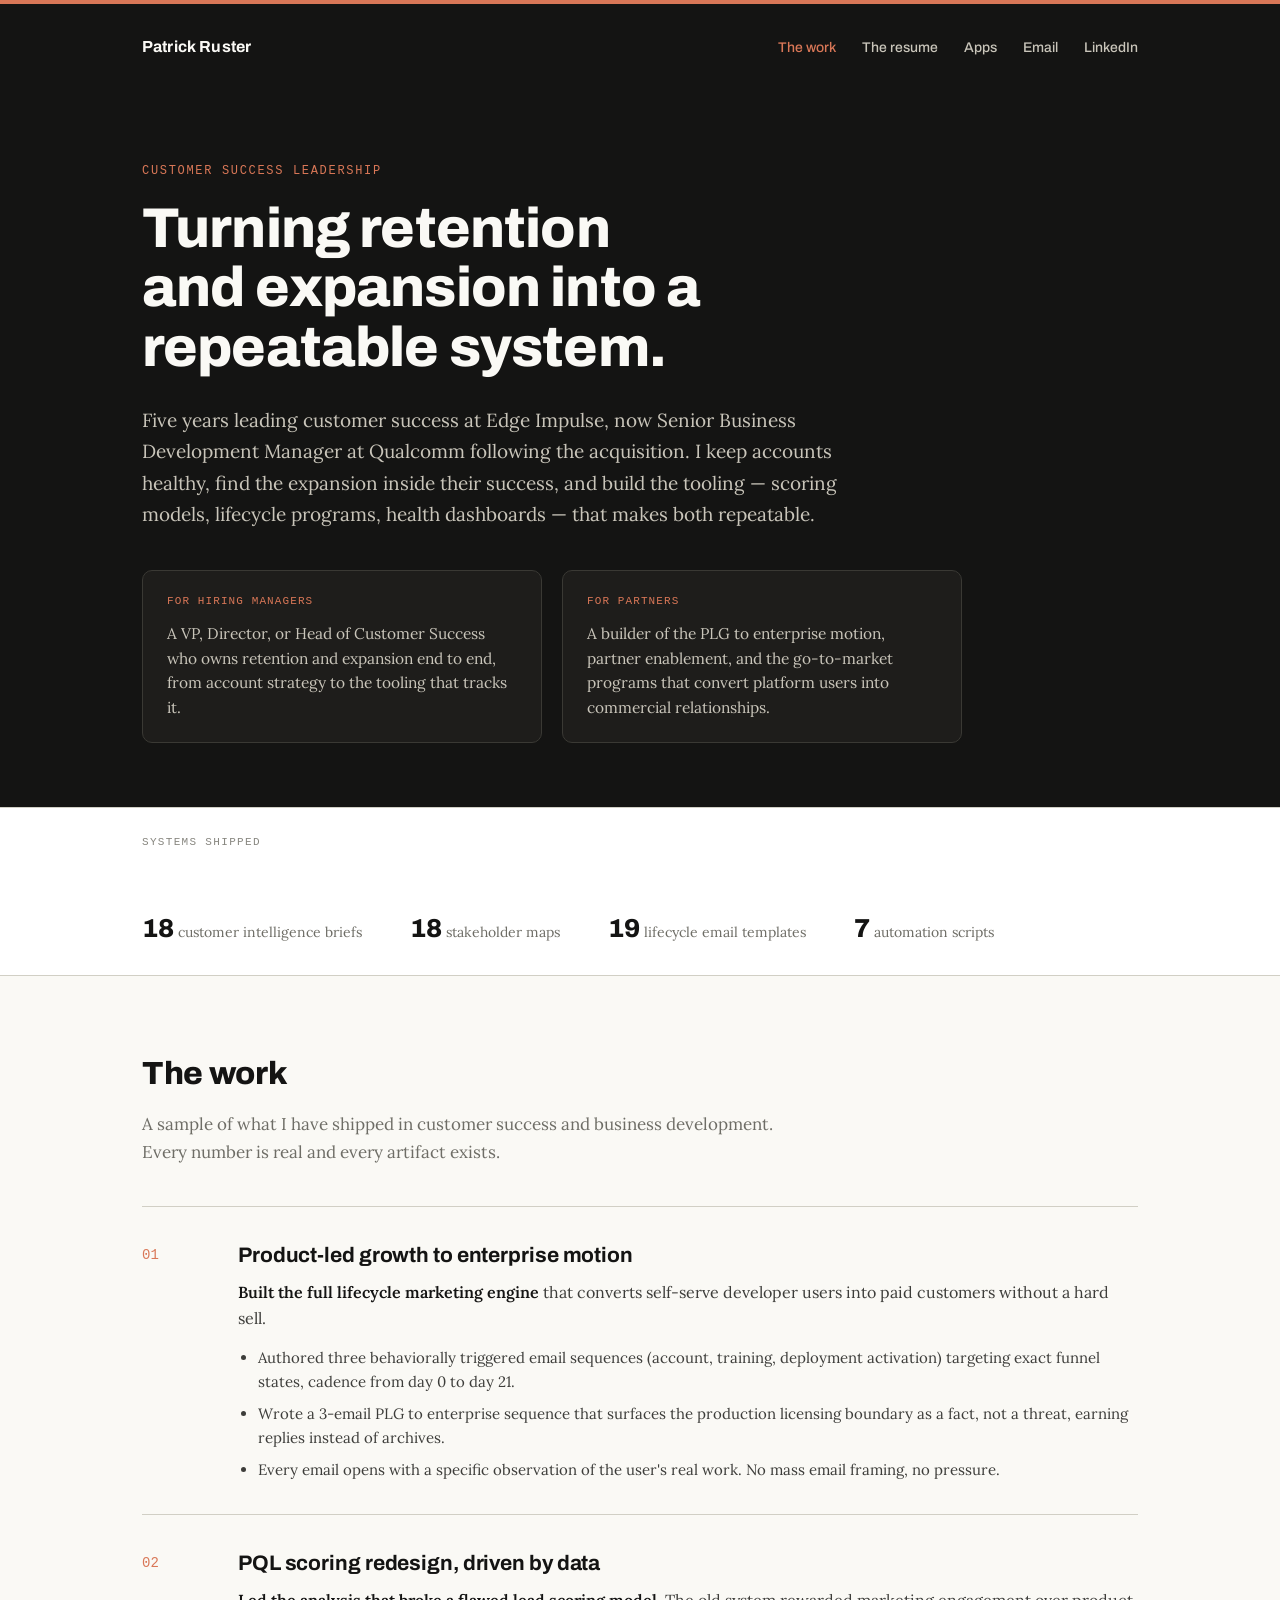
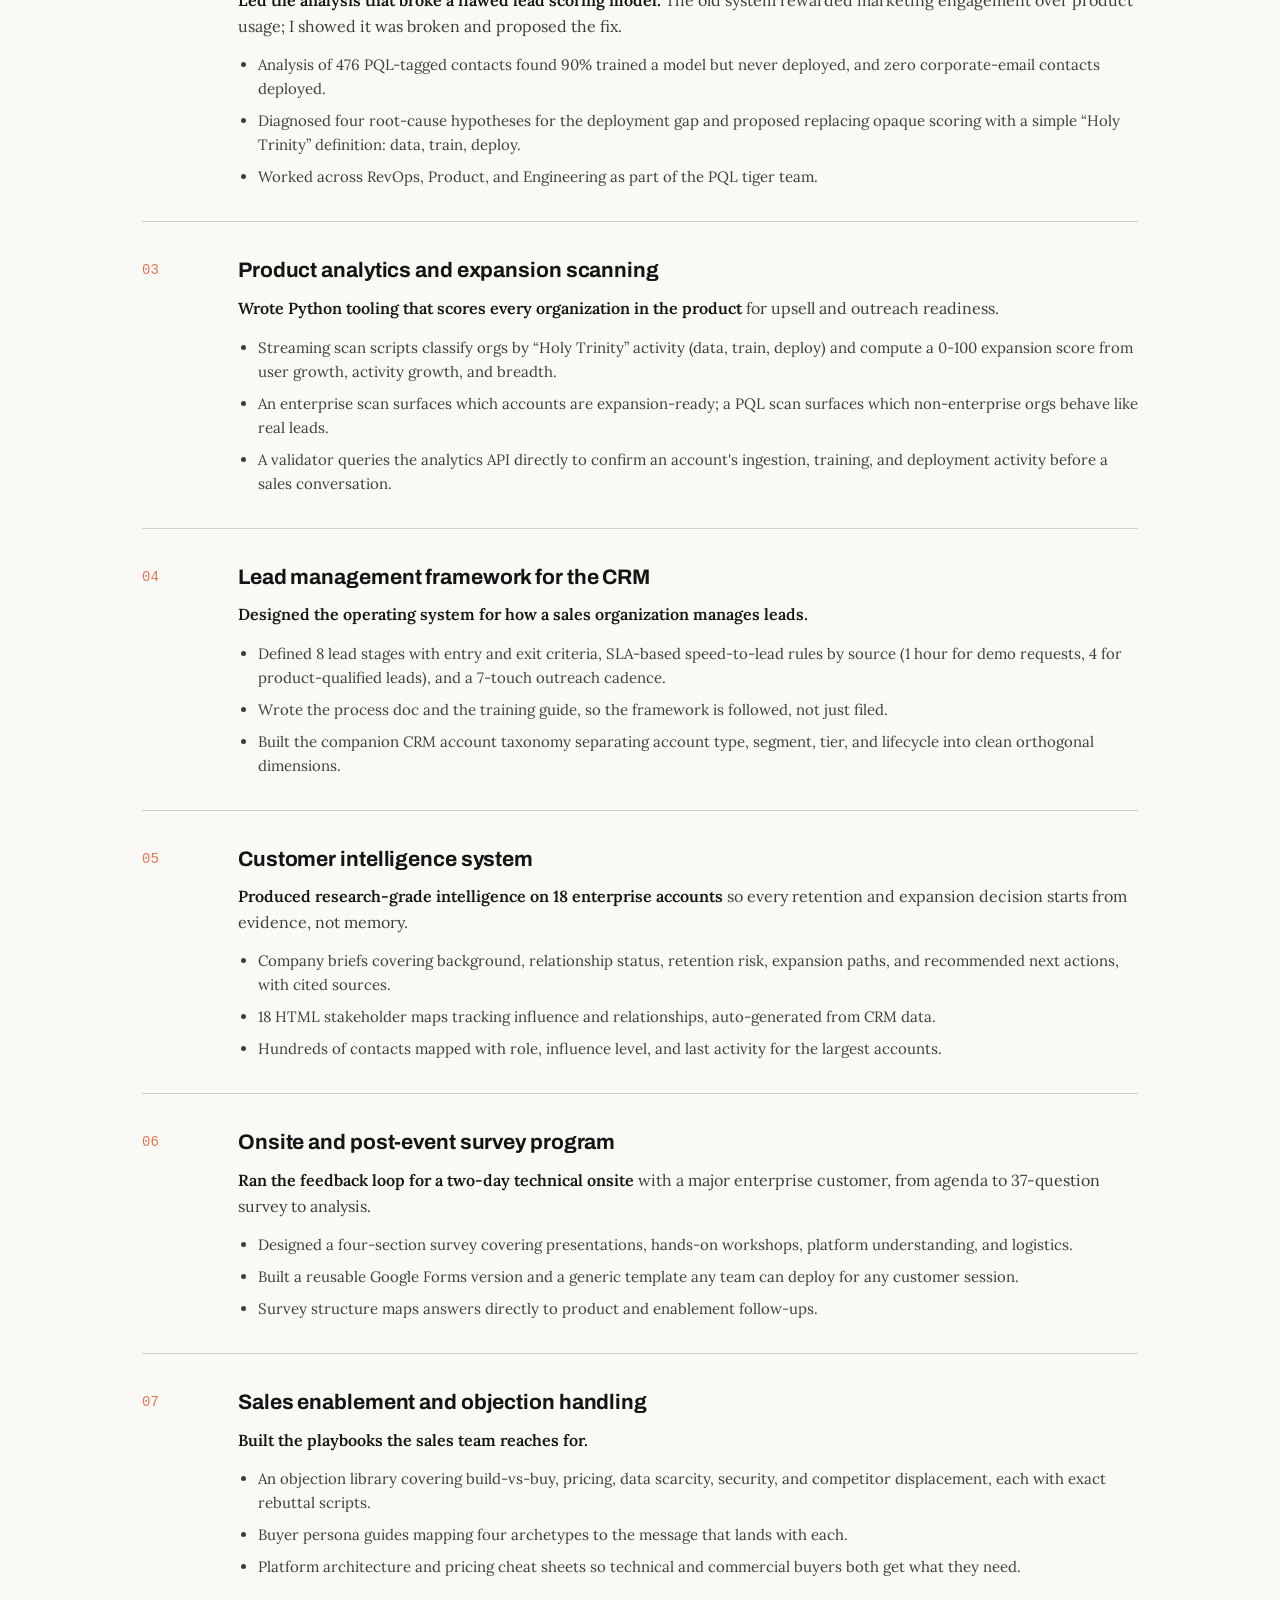
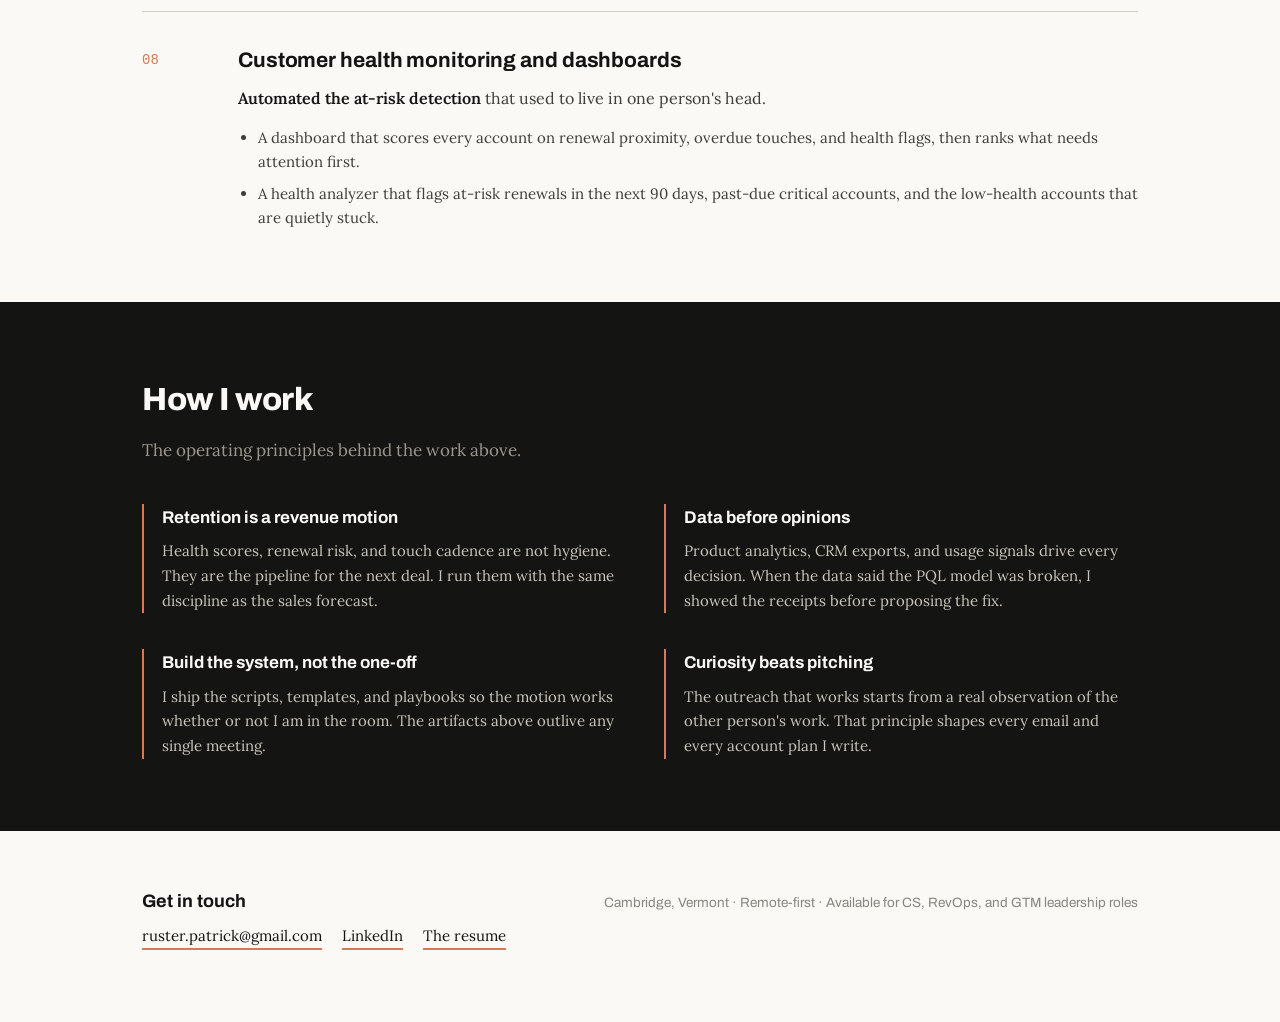
<file: index.html>
<!DOCTYPE html>
<html lang="en">
<head>
<meta charset="UTF-8">
<meta name="viewport" content="width=device-width, initial-scale=1.0">
<title>Patrick Ruster | Customer Success &amp; Business Development</title>
<meta name="description" content="Patrick Ruster: customer success and business development leader. Retention, expansion, and product-led growth for Edge Impulse (Qualcomm).">
<link rel="preconnect" href="https://fonts.googleapis.com">
<link rel="preconnect" href="https://fonts.gstatic.com" crossorigin>
<link href="https://fonts.googleapis.com/css2?family=Archivo:wght@500;600;700;800&family=Lora:ital,wght@0,400;0,500;0,600;1,400&display=swap" rel="stylesheet">
<link rel="stylesheet" href="site.css">
<meta name="theme-color" content="#141413">
<link rel="icon" href="data:image/svg+xml,%3Csvg xmlns='http://www.w3.org/2000/svg' viewBox='0 0 64 64'%3E%3Crect width='64' height='64' rx='14' fill='%23D97757'/%3E%3Ctext x='32' y='44' font-family='Archivo,Helvetica,sans-serif' font-size='34' font-weight='800' fill='%23FAF9F5' text-anchor='middle'%3EP%3C/text%3E%3C/svg%3E">
</head>
<body class="home">
<div class="dark">
<div class="page">

  <nav class="nav">
    <span class="name">Patrick Ruster</span>
    <ul>
      <li><a href="#work" class="active">The work</a></li>
      <li><a href="resume.html">The resume</a></li>
      <li><a href="apps.html">Apps</a></li>
      <li><a href="mailto:ruster.patrick@gmail.com">Email</a></li>
      <li><a href="https://linkedin.com/in/pruster" target="_blank" rel="noopener">LinkedIn</a></li>
    </ul>
  </nav>

  <header class="hero">
    <div class="eyebrow">Customer success leadership</div>
    <h1>Turning retention and expansion into a repeatable system.</h1>
    <p class="deck">Five years leading customer success at Edge Impulse, now Senior Business Development Manager at Qualcomm following the acquisition. I keep accounts healthy, find the expansion inside their success, and build the tooling &mdash; scoring models, lifecycle programs, health dashboards &mdash; that makes both repeatable.</p>
    <div class="audience">
      <div class="aud">
        <div class="tag">For hiring managers</div>
        <p>A VP, Director, or Head of Customer Success who owns retention and expansion end to end, from account strategy to the tooling that tracks it.</p>
      </div>
      <div class="aud">
        <div class="tag">For partners</div>
        <p>A builder of the PLG to enterprise motion, partner enablement, and the go-to-market programs that convert platform users into commercial relationships.</p>
      </div>
    </div>
  </header>
</div>
</div>

<div class="stats">
  <div class="stats-inner">
    <div class="stats-label">Systems shipped</div>
    <div class="stats-row">
      <div><span class="num">18</span> <span class="lbl">customer intelligence briefs</span></div>
      <div><span class="num">18</span> <span class="lbl">stakeholder maps</span></div>
      <div><span class="num">19</span> <span class="lbl">lifecycle email templates</span></div>
      <div><span class="num">7</span> <span class="lbl">automation scripts</span></div>
    </div>
  </div>
</div>

<div class="page">
  <section class="block" id="work">
    <h2>The work</h2>
    <p class="lede">A sample of what I have shipped in customer success and business development. Every number is real and every artifact exists.</p>

    <div class="work">

      <div class="wentry">
        <div class="idx">01</div>
        <div>
          <h3>Product-led growth to enterprise motion</h3>
          <p class="outcome"><strong>Built the full lifecycle marketing engine</strong> that converts self-serve developer users into paid customers without a hard sell.</p>
          <ul>
            <li>Authored three behaviorally triggered email sequences (account, training, deployment activation) targeting exact funnel states, cadence from day 0 to day 21.</li>
            <li>Wrote a 3-email PLG to enterprise sequence that surfaces the production licensing boundary as a fact, not a threat, earning replies instead of archives.</li>
            <li>Every email opens with a specific observation of the user's real work. No mass email framing, no pressure.</li>
          </ul>
        </div>
      </div>

      <div class="wentry">
        <div class="idx">02</div>
        <div>
          <h3>PQL scoring redesign, driven by data</h3>
          <p class="outcome"><strong>Led the analysis that broke a flawed lead scoring model.</strong> The old system rewarded marketing engagement over product usage; I showed it was broken and proposed the fix.</p>
          <ul>
            <li>Analysis of 476 PQL-tagged contacts found 90% trained a model but never deployed, and zero corporate-email contacts deployed.</li>
            <li>Diagnosed four root-cause hypotheses for the deployment gap and proposed replacing opaque scoring with a simple &ldquo;Holy Trinity&rdquo; definition: data, train, deploy.</li>
            <li>Worked across RevOps, Product, and Engineering as part of the PQL tiger team.</li>
          </ul>
        </div>
      </div>

      <div class="wentry">
        <div class="idx">03</div>
        <div>
          <h3>Product analytics and expansion scanning</h3>
          <p class="outcome"><strong>Wrote Python tooling that scores every organization in the product</strong> for upsell and outreach readiness.</p>
          <ul>
            <li>Streaming scan scripts classify orgs by &ldquo;Holy Trinity&rdquo; activity (data, train, deploy) and compute a 0-100 expansion score from user growth, activity growth, and breadth.</li>
            <li>An enterprise scan surfaces which accounts are expansion-ready; a PQL scan surfaces which non-enterprise orgs behave like real leads.</li>
            <li>A validator queries the analytics API directly to confirm an account's ingestion, training, and deployment activity before a sales conversation.</li>
          </ul>
        </div>
      </div>

      <div class="wentry">
        <div class="idx">04</div>
        <div>
          <h3>Lead management framework for the CRM</h3>
          <p class="outcome"><strong>Designed the operating system for how a sales organization manages leads.</strong></p>
          <ul>
            <li>Defined 8 lead stages with entry and exit criteria, SLA-based speed-to-lead rules by source (1 hour for demo requests, 4 for product-qualified leads), and a 7-touch outreach cadence.</li>
            <li>Wrote the process doc and the training guide, so the framework is followed, not just filed.</li>
            <li>Built the companion CRM account taxonomy separating account type, segment, tier, and lifecycle into clean orthogonal dimensions.</li>
          </ul>
        </div>
      </div>

      <div class="wentry">
        <div class="idx">05</div>
        <div>
          <h3>Customer intelligence system</h3>
          <p class="outcome"><strong>Produced research-grade intelligence on 18 enterprise accounts</strong> so every retention and expansion decision starts from evidence, not memory.</p>
          <ul>
            <li>Company briefs covering background, relationship status, retention risk, expansion paths, and recommended next actions, with cited sources.</li>
            <li>18 HTML stakeholder maps tracking influence and relationships, auto-generated from CRM data.</li>
            <li>Hundreds of contacts mapped with role, influence level, and last activity for the largest accounts.</li>
          </ul>
        </div>
      </div>

      <div class="wentry">
        <div class="idx">06</div>
        <div>
          <h3>Onsite and post-event survey program</h3>
          <p class="outcome"><strong>Ran the feedback loop for a two-day technical onsite</strong> with a major enterprise customer, from agenda to 37-question survey to analysis.</p>
          <ul>
            <li>Designed a four-section survey covering presentations, hands-on workshops, platform understanding, and logistics.</li>
            <li>Built a reusable Google Forms version and a generic template any team can deploy for any customer session.</li>
            <li>Survey structure maps answers directly to product and enablement follow-ups.</li>
          </ul>
        </div>
      </div>

      <div class="wentry">
        <div class="idx">07</div>
        <div>
          <h3>Sales enablement and objection handling</h3>
          <p class="outcome"><strong>Built the playbooks the sales team reaches for.</strong></p>
          <ul>
            <li>An objection library covering build-vs-buy, pricing, data scarcity, security, and competitor displacement, each with exact rebuttal scripts.</li>
            <li>Buyer persona guides mapping four archetypes to the message that lands with each.</li>
            <li>Platform architecture and pricing cheat sheets so technical and commercial buyers both get what they need.</li>
          </ul>
        </div>
      </div>

      <div class="wentry">
        <div class="idx">08</div>
        <div>
          <h3>Customer health monitoring and dashboards</h3>
          <p class="outcome"><strong>Automated the at-risk detection</strong> that used to live in one person's head.</p>
          <ul>
            <li>A dashboard that scores every account on renewal proximity, overdue touches, and health flags, then ranks what needs attention first.</li>
            <li>A health analyzer that flags at-risk renewals in the next 90 days, past-due critical accounts, and the low-health accounts that are quietly stuck.</li>
          </ul>
        </div>
      </div>

    </div>
  </section>
</div>

<div class="dark">
  <div class="inner">
    <h2>How I work</h2>
    <p class="lede">The operating principles behind the work above.</p>
    <div class="approach">
      <div class="principle">
        <h3>Retention is a revenue motion</h3>
        <p>Health scores, renewal risk, and touch cadence are not hygiene. They are the pipeline for the next deal. I run them with the same discipline as the sales forecast.</p>
      </div>
      <div class="principle">
        <h3>Data before opinions</h3>
        <p>Product analytics, CRM exports, and usage signals drive every decision. When the data said the PQL model was broken, I showed the receipts before proposing the fix.</p>
      </div>
      <div class="principle">
        <h3>Build the system, not the one-off</h3>
        <p>I ship the scripts, templates, and playbooks so the motion works whether or not I am in the room. The artifacts above outlive any single meeting.</p>
      </div>
      <div class="principle">
        <h3>Curiosity beats pitching</h3>
        <p>The outreach that works starts from a real observation of the other person's work. That principle shapes every email and every account plan I write.</p>
      </div>
    </div>
  </div>
</div>

<div class="page">
  <footer>
    <div>
      <div class="heading">Get in touch</div>
      <div class="links">
        <a href="mailto:ruster.patrick@gmail.com">ruster.patrick@gmail.com</a>
        <a href="https://linkedin.com/in/pruster" target="_blank" rel="noopener">LinkedIn</a>
        <a href="resume.html">The resume</a>
      </div>
    </div>
    <div class="meta">Cambridge, Vermont &middot; Remote-first &middot; Available for CS, RevOps, and GTM leadership roles</div>
  </footer>
</div>
</body>
</html>
</file>
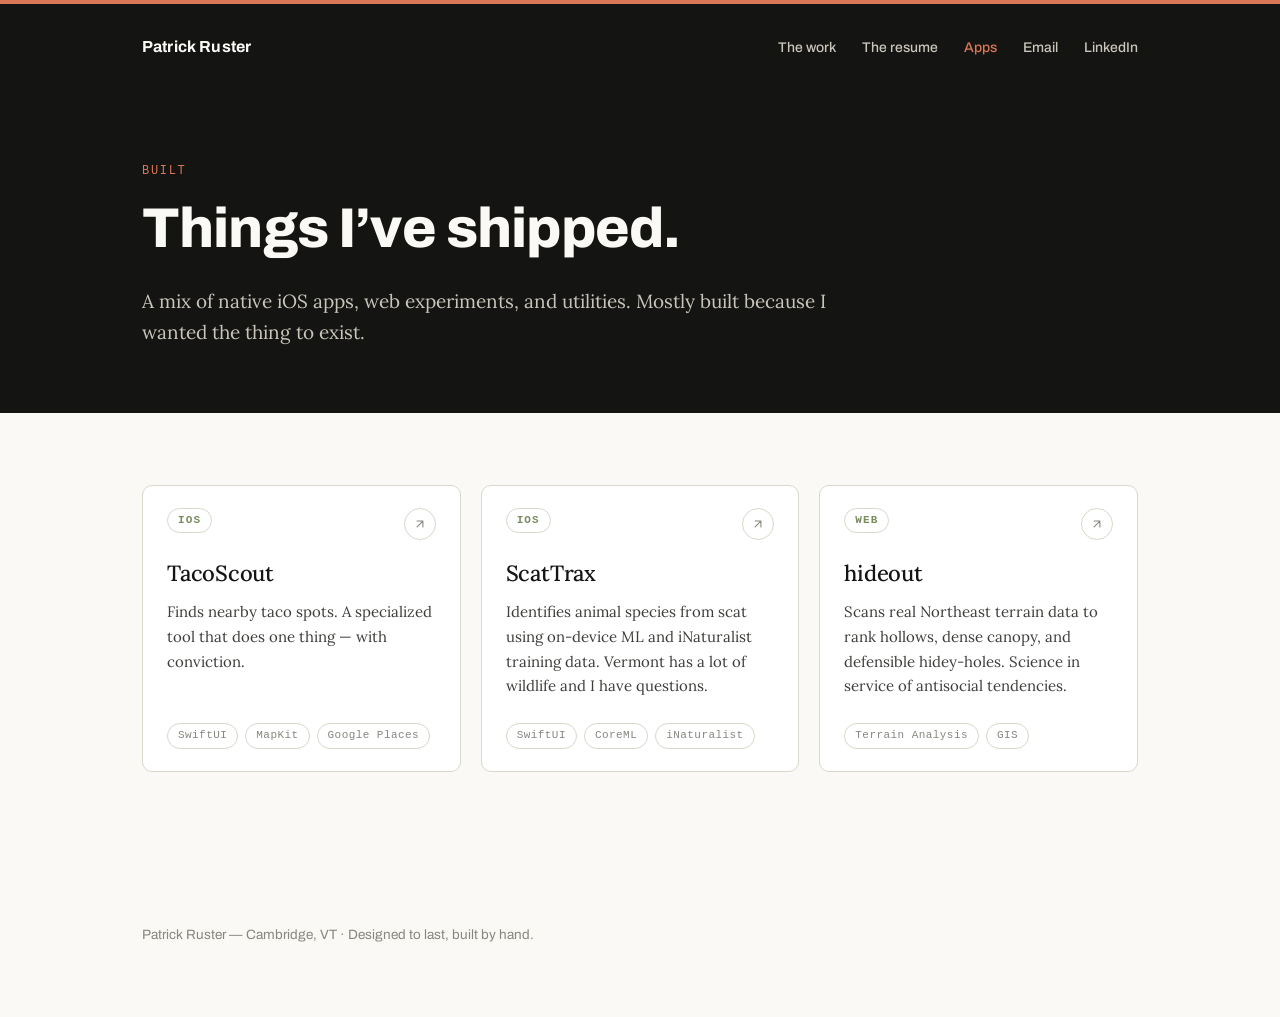
<file: apps.html>
<!DOCTYPE html>
<html lang="en">
<head>
<meta charset="UTF-8">
<meta name="viewport" content="width=device-width, initial-scale=1.0">
<title>Built &middot; Patrick Ruster</title>
<meta name="description" content="Apps and projects built by Patrick Ruster.">
<link rel="preconnect" href="https://fonts.googleapis.com">
<link rel="preconnect" href="https://fonts.gstatic.com" crossorigin>
<link href="https://fonts.googleapis.com/css2?family=Archivo:wght@500;600;700;800&family=Lora:ital,wght@0,400;0,500;0,600;1,400&display=swap" rel="stylesheet">
<link rel="stylesheet" href="site.css">
<meta name="theme-color" content="#141413">
<link rel="icon" href="data:image/svg+xml,%3Csvg xmlns='http://www.w3.org/2000/svg' viewBox='0 0 64 64'%3E%3Crect width='64' height='64' rx='14' fill='%23D97757'/%3E%3Ctext x='32' y='44' font-family='Archivo,Helvetica,sans-serif' font-size='34' font-weight='800' fill='%23FAF9F5' text-anchor='middle'%3EP%3C/text%3E%3C/svg%3E">
</head>
<body class="apps">

<div class="dark">
<div class="page">

  <nav class="nav">
    <span class="name">Patrick Ruster</span>
    <ul>
      <li><a href="index.html">The work</a></li>
      <li><a href="resume.html">The resume</a></li>
      <li><a href="apps.html" class="active">Apps</a></li>
      <li><a href="mailto:ruster.patrick@gmail.com">Email</a></li>
      <li><a href="https://linkedin.com/in/pruster" target="_blank" rel="noopener">LinkedIn</a></li>
    </ul>
  </nav>

  <header class="hero">
    <div class="eyebrow">Built</div>
    <h1>Things I&rsquo;ve shipped.</h1>
    <p class="deck">A mix of native iOS apps, web experiments, and utilities. Mostly built because I wanted the thing to exist.</p>
  </header>
</div>
</div>

<div class="page">
  <div class="grid">

    <div class="card reveal">
        <div class="card-top">
          <span class="platform">iOS</span>
          <a class="gh-link" href="https://github.com/prasta1/TacoScout-App" target="_blank" rel="noopener" aria-label="View TacoScout on GitHub">
            <svg width="14" height="14" viewBox="0 0 24 24" fill="none" stroke="currentColor" stroke-width="1.8" stroke-linecap="round" stroke-linejoin="round" aria-hidden="true"><path d="M7 17L17 7M17 7H7M17 7v10"/></svg>
          </a>
        </div>
        <h2>TacoScout</h2>
        <p>Finds nearby taco spots. A specialized tool that does one thing &mdash; with conviction.</p>
        <div class="tech"><span>SwiftUI</span><span>MapKit</span><span>Google Places</span></div>
      </div>

      <div class="card reveal">
        <div class="card-top">
          <span class="platform">iOS</span>
          <a class="gh-link" href="https://github.com/prasta1/ScatTrax-App" target="_blank" rel="noopener" aria-label="View ScatTrax on GitHub">
            <svg width="14" height="14" viewBox="0 0 24 24" fill="none" stroke="currentColor" stroke-width="1.8" stroke-linecap="round" stroke-linejoin="round" aria-hidden="true"><path d="M7 17L17 7M17 7H7M17 7v10"/></svg>
          </a>
        </div>
        <h2>ScatTrax</h2>
        <p>Identifies animal species from scat using on-device ML and iNaturalist training data. Vermont has a lot of wildlife and I have questions.</p>
        <div class="tech"><span>SwiftUI</span><span>CoreML</span><span>iNaturalist</span></div>
      </div>

      <div class="card reveal">
        <div class="card-top">
          <span class="platform">Web</span>
          <a class="gh-link" href="https://github.com/prasta1/hideout" target="_blank" rel="noopener" aria-label="View hideout on GitHub">
            <svg width="14" height="14" viewBox="0 0 24 24" fill="none" stroke="currentColor" stroke-width="1.8" stroke-linecap="round" stroke-linejoin="round" aria-hidden="true"><path d="M7 17L17 7M17 7H7M17 7v10"/></svg>
          </a>
        </div>
        <h2>hideout</h2>
        <p>Scans real Northeast terrain data to rank hollows, dense canopy, and defensible hidey-holes. Science in service of antisocial tendencies.</p>
        <div class="tech"><span>Terrain Analysis</span><span>GIS</span></div>
      </div>

    </div>

  <footer>
    <div class="meta">Patrick Ruster &mdash; Cambridge, VT &middot; Designed to last, built by hand.</div>
  </footer>

</div>

<script>
if (!window.matchMedia('(prefers-reduced-motion: reduce)').matches) {
  var obs = new IntersectionObserver(function (entries) {
    entries.forEach(function (e) {
      if (e.isIntersecting) { e.target.classList.add('in'); obs.unobserve(e.target); }
    });
  }, { threshold: 0.04, rootMargin: '0px 0px -30px 0px' });
  document.querySelectorAll('.reveal').forEach(function (el) { obs.observe(el); });
}
</script>
</body>
</html>
</file>
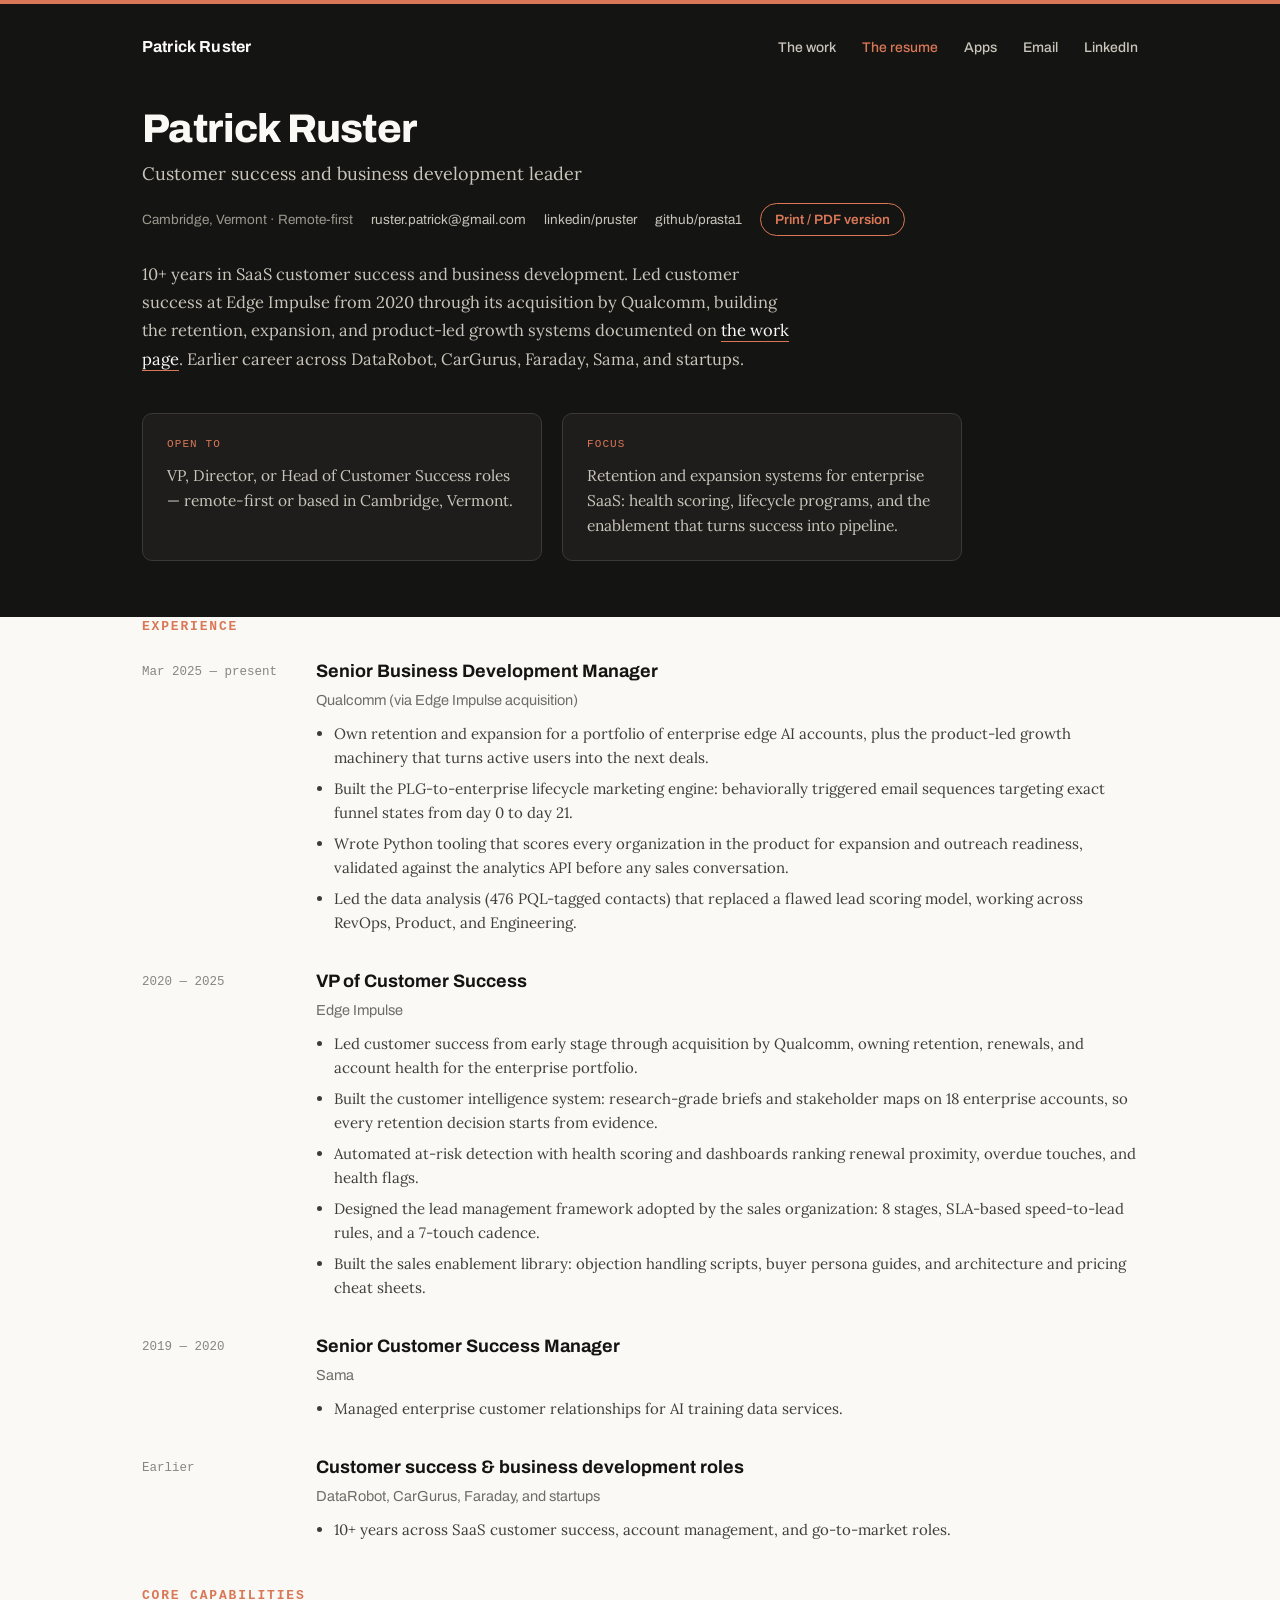
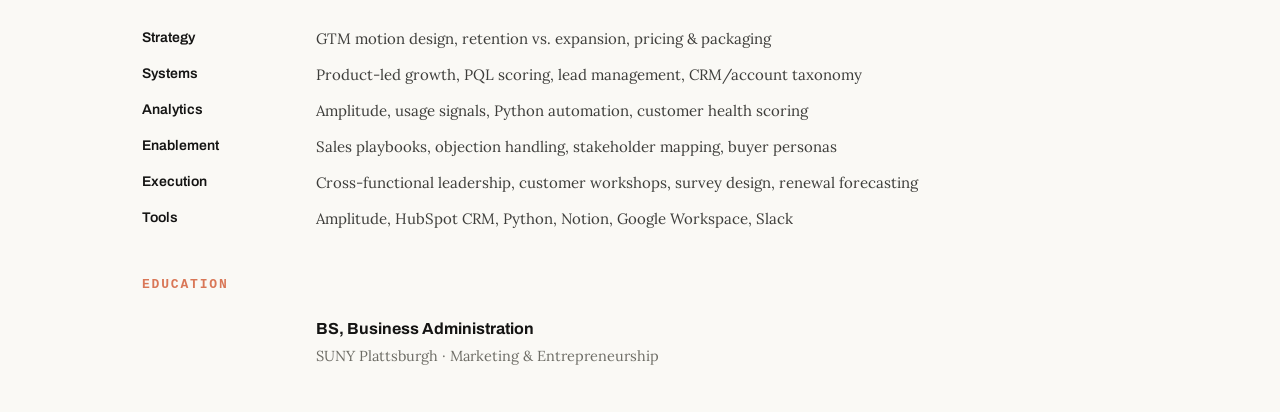
<file: resume.html>
<!DOCTYPE html>
<html lang="en">
<head>
<meta charset="UTF-8">
<meta name="viewport" content="width=device-width, initial-scale=1.0">
<title>The resume &middot; Patrick Ruster</title>
<meta name="description" content="Patrick Ruster resume: customer success and business development leader for edge AI enterprises.">
<link rel="preconnect" href="https://fonts.googleapis.com">
<link rel="preconnect" href="https://fonts.gstatic.com" crossorigin>
<link href="https://fonts.googleapis.com/css2?family=Archivo:wght@500;600;700;800&family=Lora:ital,wght@0,400;0,500;0,600;1,400&display=swap" rel="stylesheet">
<link rel="stylesheet" href="site.css">
<meta name="theme-color" content="#141413">
<link rel="icon" href="data:image/svg+xml,%3Csvg xmlns='http://www.w3.org/2000/svg' viewBox='0 0 64 64'%3E%3Crect width='64' height='64' rx='14' fill='%23D97757'/%3E%3Ctext x='32' y='44' font-family='Archivo,Helvetica,sans-serif' font-size='34' font-weight='800' fill='%23FAF9F5' text-anchor='middle'%3EP%3C/text%3E%3C/svg%3E">
</head>
<body class="resume">
<div class="dark screen-only">
<div class="page">

  <nav class="nav">
    <span class="name">Patrick Ruster</span>
    <ul>
      <li><a href="index.html">The work</a></li>
      <li><a href="resume.html" class="active">The resume</a></li>
      <li><a href="apps.html">Apps</a></li>
      <li><a href="mailto:ruster.patrick@gmail.com">Email</a></li>
      <li><a href="https://linkedin.com/in/pruster" target="_blank" rel="noopener">LinkedIn</a></li>
    </ul>
  </nav>

  <header class="header">
    <h1>Patrick Ruster</h1>
    <p class="sub">Customer success and business development leader</p>
    <div class="contact">
      <span>Cambridge, Vermont &middot; Remote-first</span>
      <a href="mailto:ruster.patrick@gmail.com">ruster.patrick@gmail.com</a>
      <a href="https://linkedin.com/in/pruster" target="_blank" rel="noopener">linkedin/pruster</a>
      <a href="https://github.com/prasta1" target="_blank" rel="noopener">github/prasta1</a>
      <a href="resume-print.html" class="print-link">Print / PDF version</a>
    </div>
    <p class="intro">10+ years in SaaS customer success and business development. Led customer success at Edge Impulse from 2020 through its acquisition by Qualcomm, building the retention, expansion, and product-led growth systems documented on <a href="index.html">the work page</a>. Earlier career across DataRobot, CarGurus, Faraday, Sama, and startups.</p>
    <div class="audience">
      <div class="aud">
        <div class="tag">Open to</div>
        <p>VP, Director, or Head of Customer Success roles &mdash; remote-first or based in Cambridge, Vermont.</p>
      </div>
      <div class="aud">
        <div class="tag">Focus</div>
        <p>Retention and expansion systems for enterprise SaaS: health scoring, lifecycle programs, and the enablement that turns success into pipeline.</p>
      </div>
    </div>
  </header>
</div>
</div>

<div class="page">

  <section>
    <h2>Experience</h2>
    <div class="roles">

      <div class="role">
        <div class="dates">Mar 2025 &mdash; present</div>
        <div>
          <h3>Senior Business Development Manager</h3>
          <div class="org">Qualcomm (via Edge Impulse acquisition)</div>
          <ul>
            <li>Own retention and expansion for a portfolio of enterprise edge AI accounts, plus the product-led growth machinery that turns active users into the next deals.</li>
            <li>Built the PLG-to-enterprise lifecycle marketing engine: behaviorally triggered email sequences targeting exact funnel states from day 0 to day 21.</li>
            <li>Wrote Python tooling that scores every organization in the product for expansion and outreach readiness, validated against the analytics API before any sales conversation.</li>
            <li>Led the data analysis (476 PQL-tagged contacts) that replaced a flawed lead scoring model, working across RevOps, Product, and Engineering.</li>
          </ul>
        </div>
      </div>

      <div class="role">
        <div class="dates">2020 &mdash; 2025</div>
        <div>
          <h3>VP of Customer Success</h3>
          <div class="org">Edge Impulse</div>
          <ul>
            <li>Led customer success from early stage through acquisition by Qualcomm, owning retention, renewals, and account health for the enterprise portfolio.</li>
            <li>Built the customer intelligence system: research-grade briefs and stakeholder maps on 18 enterprise accounts, so every retention decision starts from evidence.</li>
            <li>Automated at-risk detection with health scoring and dashboards ranking renewal proximity, overdue touches, and health flags.</li>
            <li>Designed the lead management framework adopted by the sales organization: 8 stages, SLA-based speed-to-lead rules, and a 7-touch cadence.</li>
            <li>Built the sales enablement library: objection handling scripts, buyer persona guides, and architecture and pricing cheat sheets.</li>
          </ul>
        </div>
      </div>

      <div class="role">
        <div class="dates">2019 &mdash; 2020</div>
        <div>
          <h3>Senior Customer Success Manager</h3>
          <div class="org">Sama</div>
          <ul>
            <li>Managed enterprise customer relationships for AI training data services.</li>
          </ul>
        </div>
      </div>

      <div class="role">
        <div class="dates">Earlier</div>
        <div>
          <h3>Customer success &amp; business development roles</h3>
          <div class="org">DataRobot, CarGurus, Faraday, and startups</div>
          <ul>
            <li>10+ years across SaaS customer success, account management, and go-to-market roles.</li>
          </ul>
        </div>
      </div>

    </div>
  </section>

  <section>
    <h2>Core capabilities</h2>
    <div class="skills-grid">
      <div class="skill-item cat">Strategy</div><div class="skill-item desc">GTM motion design, retention vs. expansion, pricing &amp; packaging</div>
      <div class="skill-item cat">Systems</div><div class="skill-item desc">Product-led growth, PQL scoring, lead management, CRM/account taxonomy</div>
      <div class="skill-item cat">Analytics</div><div class="skill-item desc">Amplitude, usage signals, Python automation, customer health scoring</div>
      <div class="skill-item cat">Enablement</div><div class="skill-item desc">Sales playbooks, objection handling, stakeholder mapping, buyer personas</div>
      <div class="skill-item cat">Execution</div><div class="skill-item desc">Cross-functional leadership, customer workshops, survey design, renewal forecasting</div>
      <div class="skill-item cat">Tools</div><div class="skill-item desc">Amplitude, HubSpot CRM, Python, Notion, Google Workspace, Slack</div>
    </div>
  </section>

  <section>
    <h2>Education</h2>
    <div class="edu">
      <div></div>
      <div>
        <div class="degree">BS, Business Administration</div>
        <div class="school">SUNY Plattsburgh &middot; Marketing &amp; Entrepreneurship</div>
      </div>
    </div>
  </section>

  <div class="footnote print-only">Patrick Ruster &mdash; ruster.patrick@gmail.com &mdash; linkedin/pruster</div>

</div>
</body>
</html>
</file>
<file: site.css>
/* ============================================================
   site.css — the single source of truth for every page.
   Warm editorial system: ivory surfaces, clay accent, slate band.
   Type: Archivo (display) / Lora (text) / system mono (labels).
   Page-specific rules are scoped by body class: .home .resume .apps
   ============================================================ */

:root {
  /* surfaces */
  --bg:          #FAF9F5;
  --card-bg:     #FFFFFF;
  --card-border: #DAD7CB;
  --hairline:    #D1CFC5;
  /* warm ink ramp */
  --ink:         #141413;
  --ink-2:       #3D3D3A;
  --ink-3:       #6E6D66;
  --ink-4:       #87867F;
  /* accents */
  --accent:      #D97757;  /* clay — decorative, large text, rules */
  --link:        #B04A3F;  /* rust — passes AA on ivory for body links */
  --olive:       #788C5D;
  --selection:   #E3DACC;  /* oat */
  /* dark band */
  --dark-bg:     #141413;
  --dark-card:   #1E1D1B;
  --dark-border: #3A3934;
  --dark-ink:    #FAF9F5;
  --dark-ink-2:  #C9C5BA;
  --dark-ink-3:  #9C988D;
  /* type */
  --serif: 'Lora', Georgia, serif;
  --sans:  'Archivo', sans-serif;
  --mono:  ui-monospace, 'SF Mono', Menlo, Consolas, monospace;
  /* shape */
  --radius:      10px;
  --radius-pill: 999px;
}

/* ---------- base ---------- */
* { margin: 0; padding: 0; box-sizing: border-box; }
html { scroll-behavior: smooth; color-scheme: light; }
body {
  background: var(--bg); color: var(--ink-2);
  font-family: var(--serif); line-height: 1.6;
  -webkit-font-smoothing: antialiased;
  border-top: 4px solid var(--accent); /* editorial masthead rule */
}
a { color: var(--link); text-decoration: none; }
a:hover { color: var(--accent); text-decoration: underline; text-underline-offset: 3px; }
strong { font-weight: 600; color: var(--ink); }
::selection { background: var(--selection); }
.page { max-width: 1060px; margin: 0 auto; padding: 0 32px; }

/* ---------- nav (lives inside the dark band) ---------- */
.nav { display: flex; align-items: baseline; justify-content: space-between; gap: 24px; padding: 30px 0; font-family: var(--sans); }
.nav .name { font-weight: 700; font-size: 16px; letter-spacing: 0.01em; color: var(--dark-ink); }
.nav ul { display: flex; gap: 26px; list-style: none; font-size: 14px; font-weight: 500; }
.nav a { color: var(--dark-ink-2); }
.nav a:hover { text-decoration: none; color: var(--accent); }
.nav a.active { color: var(--accent); }

/* ---------- dark band ---------- */
.dark { background: var(--dark-bg); color: var(--dark-ink); }
.dark .inner { max-width: 1060px; margin: 0 auto; padding: 72px 32px; }
.dark h2 { color: var(--dark-ink); }
.dark .lede { color: var(--dark-ink-3); }

/* ---------- hero ---------- */
.hero { padding: 72px 0 64px; }
.eyebrow {
  font-family: var(--mono); font-size: 12px; letter-spacing: 0.14em;
  text-transform: uppercase; color: var(--accent);
}
h1 {
  font-family: var(--sans); font-weight: 800; font-size: clamp(36px, 5.5vw, 56px);
  line-height: 1.06; letter-spacing: -0.015em; margin-top: 18px; max-width: 20ch;
  text-wrap: balance; color: var(--ink);
}
.dark h1 { color: var(--dark-ink); }
.deck { font-size: 19px; line-height: 1.65; max-width: 58ch; margin-top: 28px; }
.dark .deck { color: var(--dark-ink-2); }

/* audience cards — only ever appear inside the dark band */
.audience { display: grid; grid-template-columns: 1fr 1fr; gap: 20px; margin-top: 40px; max-width: 820px; }
.aud { background: var(--dark-card); border: 1px solid var(--dark-border); border-radius: var(--radius); padding: 22px 24px; }
.aud .tag {
  font-family: var(--mono); font-size: 11px; letter-spacing: 0.1em;
  text-transform: uppercase; color: var(--accent); margin-bottom: 10px;
}
.aud p { font-size: 15.5px; line-height: 1.6; color: var(--dark-ink-2); }

/* ---------- sections ---------- */
section.block { padding: 72px 0 40px; }
h2 { font-family: var(--sans); font-weight: 800; font-size: 32px; letter-spacing: -0.01em; color: var(--ink); }
.lede { font-size: 17px; color: var(--ink-3); margin: 12px 0 40px; max-width: 60ch; }

/* ---------- footer ---------- */
footer { padding: 56px 0 72px; display: flex; justify-content: space-between; align-items: baseline; gap: 24px; flex-wrap: wrap; }
footer .heading { font-family: var(--sans); font-weight: 700; font-size: 18px; color: var(--ink); margin-bottom: 8px; }
footer .links { display: flex; gap: 20px; font-size: 15px; }
footer .links a { color: var(--ink); border-bottom: 2px solid var(--accent); }
footer .links a:hover { color: var(--accent); text-decoration: none; }
footer .meta { font-size: 13.5px; color: var(--ink-4); font-family: var(--sans); }

/* ============================================================
   home (index.html)
   ============================================================ */
.stats { border-top: 1px solid var(--hairline); border-bottom: 1px solid var(--hairline); background: var(--card-bg); }
.stats-inner { max-width: 1060px; margin: 0 auto; padding: 26px 32px; display: flex; gap: 56px; flex-wrap: wrap; align-items: baseline; }
.stats-label { font-family: var(--mono); font-size: 11px; letter-spacing: 0.12em; text-transform: uppercase; color: var(--ink-4); }
.stats-row { display: flex; gap: 48px; flex-wrap: wrap; }
.stats-row .num { font-family: var(--sans); font-weight: 800; font-size: 26px; color: var(--ink); }
.stats-row .lbl { font-size: 14px; color: var(--ink-3); }

.work { display: flex; flex-direction: column; }
.wentry { display: grid; grid-template-columns: 72px 1fr; gap: 24px; padding: 32px 0; border-top: 1px solid var(--hairline); }
.wentry .idx { font-family: var(--mono); font-size: 14px; color: var(--accent); padding-top: 5px; }
.wentry h3 { font-family: var(--sans); font-weight: 700; font-size: 21px; letter-spacing: -0.005em; margin-bottom: 8px; color: var(--ink); }
.wentry .outcome { font-size: 16px; line-height: 1.6; margin-bottom: 14px; }
.wentry ul { padding-left: 20px; display: flex; flex-direction: column; gap: 8px; }
.wentry li { font-size: 15px; line-height: 1.6; }

.approach { display: grid; grid-template-columns: 1fr 1fr; gap: 36px 48px; }
.principle { border-left: 2px solid var(--accent); padding-left: 18px; }
.principle h3 { font-family: var(--sans); font-weight: 700; font-size: 17px; margin-bottom: 8px; color: var(--dark-ink); }
.principle p { font-size: 15px; line-height: 1.65; color: var(--dark-ink-2); }

/* ============================================================
   resume (resume.html)
   ============================================================ */
.resume .header { padding-bottom: 56px; }
.resume .header h1 { font-size: 40px; max-width: none; }
.resume .header .sub { font-size: 18px; margin: 10px 0 14px; color: var(--dark-ink-2); }
.resume .header .contact { display: flex; gap: 18px; flex-wrap: wrap; align-items: baseline; font-family: var(--sans); font-size: 13.5px; color: var(--dark-ink-3); }
.resume .header .contact a { color: var(--dark-ink-2); }
.resume .header .contact a:hover { color: var(--accent); }
.resume .header .contact .print-link { border: 1px solid var(--accent); border-radius: var(--radius-pill); padding: 5px 14px; font-weight: 600; color: var(--accent); }
.resume .header .contact .print-link:hover { text-decoration: none; background: var(--accent); color: var(--dark-bg); }
.resume .header .intro { color: var(--dark-ink-2); margin-top: 24px; }
.resume .header .intro a { color: var(--dark-ink); border-bottom: 1px solid var(--accent); }
.resume .header .intro a:hover { color: var(--accent); text-decoration: none; }
.intro { font-size: 16.5px; line-height: 1.7; max-width: 66ch; }

.resume section { margin-bottom: 44px; }
.resume section:last-child { margin-bottom: 0; }
.resume h2 {
  font-family: var(--mono); font-weight: 600; font-size: 13px; letter-spacing: 0.14em;
  text-transform: uppercase; color: var(--accent); margin-bottom: 20px;
}

.roles { display: flex; flex-direction: column; gap: 32px; }
.role { display: grid; grid-template-columns: 150px 1fr; gap: 24px; }
.role .dates { font-family: var(--mono); font-size: 12.5px; color: var(--ink-4); padding-top: 5px; }
.role h3 { font-family: var(--sans); font-weight: 700; font-size: 18px; color: var(--ink); }
.role .org { font-family: var(--sans); font-size: 14.5px; color: var(--ink-3); margin: 3px 0 10px; }
.role ul { padding-left: 18px; display: flex; flex-direction: column; gap: 7px; }
.role li { font-size: 15px; line-height: 1.6; }

.skills-grid { display: grid; grid-template-columns: 150px 1fr; gap: 12px 24px; }
.skill-item.cat { font-family: var(--sans); font-weight: 600; font-size: 14px; color: var(--ink); }
.skill-item.desc { font-size: 15px; }

.edu { display: grid; grid-template-columns: 150px 1fr; gap: 24px; }
.edu .degree { font-family: var(--sans); font-weight: 700; font-size: 16px; color: var(--ink); }
.edu .school { font-size: 14.5px; color: var(--ink-3); margin-top: 3px; }

.footnote { margin-top: 48px; text-align: center; font-family: var(--sans); font-size: 12px; color: var(--ink-4); border-top: 1px solid var(--hairline); padding-top: 20px; }

/* ============================================================
   apps (apps.html)
   ============================================================ */
.grid { display: grid; grid-template-columns: repeat(auto-fill, minmax(260px, 1fr)); gap: 20px; padding: 72px 0 96px; }
.card { display: flex; flex-direction: column; padding: 22px 24px; border: 1px solid var(--card-border); background: var(--card-bg); border-radius: var(--radius); }
.card-top { display: flex; justify-content: space-between; align-items: flex-start; margin-bottom: 20px; }
.platform {
  font-family: var(--mono); font-size: 11px; font-weight: 600; letter-spacing: 0.1em;
  text-transform: uppercase; color: var(--olive); padding: 3px 10px;
  border: 1px solid var(--card-border); border-radius: var(--radius-pill);
}
.gh-link {
  display: flex; align-items: center; justify-content: center; width: 32px; height: 32px;
  border-radius: 50%; border: 1px solid var(--card-border); color: var(--ink-4);
  transition: color 0.2s, border-color 0.2s;
}
.gh-link:hover { color: var(--accent); border-color: var(--accent); }
.card h2 { font-family: var(--serif); font-weight: 500; font-size: 22px; line-height: 1.2; margin-bottom: 14px; }
.card p { font-size: 15px; line-height: 1.65; flex: 1; margin-bottom: 24px; }
.tech { display: flex; flex-wrap: wrap; gap: 7px; }
.tech span {
  font-family: var(--mono); font-size: 11px; letter-spacing: 0.04em; padding: 3px 10px;
  border: 1px solid var(--card-border); border-radius: var(--radius-pill); color: var(--ink-4);
}

/* ---------- motion ---------- */
/* one staggered rise on page load, hero/header children only */
@keyframes rise { from { opacity: 0; transform: translateY(12px); } }
.hero > *, .header > * { animation: rise 0.55s cubic-bezier(0.19, 1, 0.22, 1) both; }
.hero > *:nth-child(2), .header > *:nth-child(2) { animation-delay: 0.07s; }
.hero > *:nth-child(3), .header > *:nth-child(3) { animation-delay: 0.14s; }
.hero > *:nth-child(4), .header > *:nth-child(4) { animation-delay: 0.21s; }
.hero > *:nth-child(5), .header > *:nth-child(5) { animation-delay: 0.28s; }

/* scroll reveal (apps grid) */
.reveal { opacity: 0; transform: translateY(14px); transition: opacity 0.6s cubic-bezier(0.19,1,0.22,1), transform 0.6s cubic-bezier(0.19,1,0.22,1); }
.reveal.in { opacity: 1; transform: none; }

@media (prefers-reduced-motion: reduce) {
  .hero > *, .header > * { animation: none; }
  .reveal, .reveal.in { opacity: 1; transform: none; transition: none; }
  .gh-link { transition: none; }
}

/* ---------- responsive ---------- */
@media (max-width: 860px) {
  .nav { flex-wrap: wrap; padding: 22px 0; row-gap: 10px; }
  .nav ul { flex-wrap: wrap; gap: 12px 18px; }
  .hero { padding: 56px 0 40px; }
  .audience, .approach, .wentry, .role, .edu, .skills-grid { grid-template-columns: 1fr; }
  .wentry .idx { padding-top: 0; }
  .skills-grid { gap: 20px; }
  .skill-item.cat { margin-bottom: 4px; }
  .resume .header h1 { font-size: 32px; }
}

/* ---------- print (resume) ---------- */
.print-only { display: none; }
@media print {
  body { background: #fff; border-top: none; }
  .screen-only { display: none !important; }
  .print-only { display: block; }
  .page { padding: 0; }
  header, footer { page-break-inside: avoid; }
  .role + .role { margin-top: 32px; }
}
</file>
